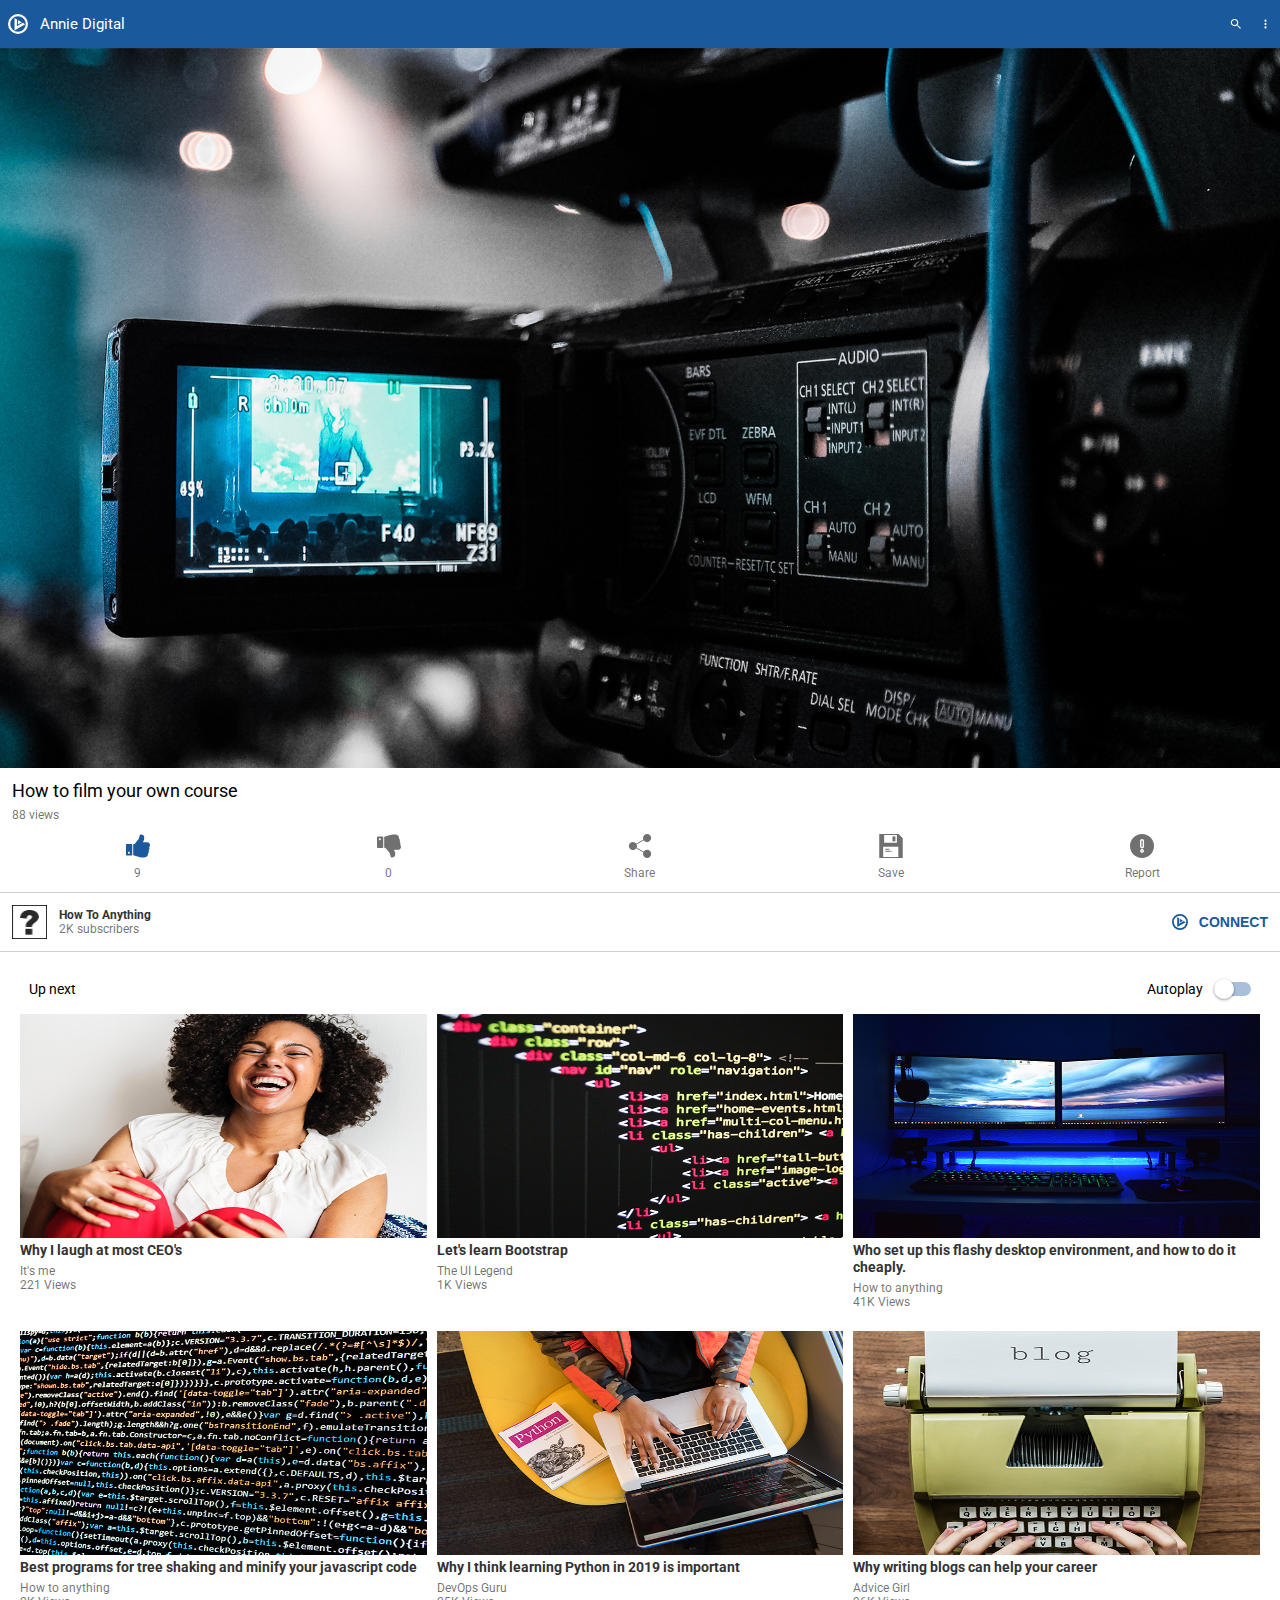
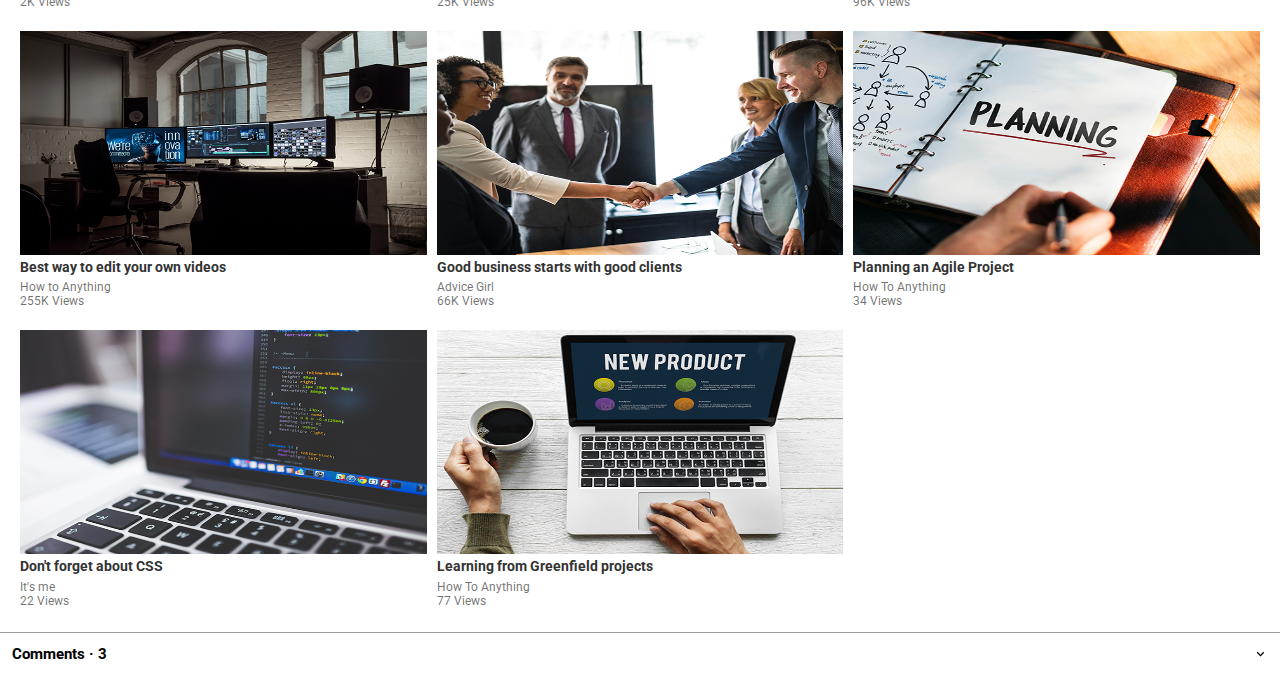
<file: index.html>
<!DOCTYPE html>
<html lang="en">

<head>
    <meta charset="utf-8" />
    <meta name="viewport" content="width=device-width, initial-scale=1" />
    <title>Lyrad Digital</title>
    <link href="https://fonts.googleapis.com/css?family=Roboto" rel="stylesheet" />
    <link rel="stylesheet" type="text/css" media="screen" href="css/styles.css" />
    <link rel="stylesheet" href="css/styles.scss">
</head>


<body>
    <header class="header">
        <a href="#" class="header__link">
            <img src="images/icons/site-logo.svg" alt="Annie Digital" />
        </a>
        <h1 class="header__title">Annie Digital</h1>
        <img id="search-videos__icon" src="images/icons/search.svg" alt="Search videos">
        <img id="settings__icon" src="images/icons/menu.svg" alt="Menu">

    </header>
    <main>
        <div id="video-thumbnail">
            <img src="images/videos/main-video.png" alt="How to film your course">
        </div>

        <section id="video-details">
            <header class="details-header">
                <h2 class="details-header__title">How to film your own course</h2>
                <div class="details-header__count">88 views</div>
            </header>
            <div class="social">
                <div class="social__item social__item--active">
                    <img class="social__img" src="images/icons/thumbs-up-blue.svg" alt="Thumbs Up">
                    <p class="social__title">9</p>
                </div>
                <div class="social__item">
                    <img class="social__img" src="images/icons/thumbs-down-default.svg" alt="Thumbs Down">
                    <p class="social__title">0</p>
                </div>
                <div class="social__item">
                    <img class="social__img" src="images/icons/share-default.svg" alt="Share">
                    <p class="social__title">Share</p>
                </div>
                <div class="social__item">
                    <img class="social__img" src="images/icons/save-default.svg" alt="Save">
                    <p class="social__title">Save</p>
                </div>
                <div class="social__item">
                    <img class="social__img" src="images/icons/report-default.svg" alt="Report">
                    <p class="social__title">Report</p>
                </div>
            </div>
            <div class="channel">
                <a class="channel__link" href="#">
                    <img class="channel__link--img" src="images/profiles/how-to-anything.png" alt="How To Anything">
                    <div class="channel__metadata">
                        <h3 class="channel__metadata--title">How To Anything</h3>
                        <div class="channel__metadata--subscriber">2K subscribers</div>
                    </div>

                </a>
                <button class="channel__btn">
                    <img class="channel__btn--img" src="images/icons/site-logo-blue.svg" alt="Annie Digital">
                    <span class="channel__btn--span">Connect</span>
                </button>
            </div>
        </section>

        <aside id="related-videos">
            <header class="video">
                <div class="video__next">Up next</div>
                <div class="video__autoplay">Autoplay</div>
                <button class="video__button">
                    <span class="video__button--slider"></span>
                    <span class="video__button--toggle"></span>
                </button>
            </header>
            <ul class="related-list">
                <li class="related-list__item">
                    <a href="#" class="related-list__link" title="Why I laugh at most CEOs">
                        <article class="related-list__article">
                            <img class="related-list__article--img" src="images/videos/try-not-to-laugh.png"
                                alt="Why I laugh at most CEOs">
                            <h4 class="related-list__article--title">Why I laugh at most CEO's</h4>
                            <p class="related-list__article--text">It's me</p>
                            <p class="related-list__article--text">221 Views</p>
                        </article>
                    </a>
                </li>
                <li class="related-list__item">
                    <a href="#" class="related-list__link" title="Why I laugh at most CEOs">
                        <article class="related-list__article">
                            <img class="related-list__article--img" src="images/videos/lets-learn-bootstrap.png"
                                alt="Why I laugh at most CEOs">
                            <h4 class="related-list__article--title">Let's learn Bootstrap</h4>
                            <p class="related-list__article--text">The UI Legend</p>
                            <p class="related-list__article--text">1K Views</p>
                        </article>
                    </a>
                </li>
                <li class="related-list__item">
                    <a href="#" class="related-list__link" title="Why I laugh at most CEOs">
                        <article class="related-list__article">
                            <img class="related-list__article--img" src="images/videos/build-desktop-environment.png"
                                alt="Why I laugh at most CEOs">
                            <h4 class="related-list__article--title">Who set up this flashy desktop environment, and how
                                to do it cheaply.</h4>
                            <p class="related-list__article--text">How to anything</p>
                            <p class="related-list__article--text">41K Views</p>
                        </article>
                    </a>
                </li>
                <li class="related-list__item">
                    <a href="#" class="related-list__link" title="Why I laugh at most CEOs">
                        <article class="related-list__article">
                            <img class="related-list__article--img" src="images/videos/minify-javascript.png"
                                alt="Why I laugh at most CEOs">
                            <h4 class="related-list__article--title">Best programs for tree shaking and minify your
                                javascript code</h4>
                            <p class="related-list__article--text">How to anything</p>
                            <p class="related-list__article--text">2K Views</p>
                        </article>
                    </a>
                </li>
                <li class="related-list__item">
                    <a href="#" class="related-list__link" title="Why I laugh at most CEOs">
                        <article class="related-list__article">
                            <img class="related-list__article--img" src="images/videos/learning-python.png"
                                alt="Why I laugh at most CEOs">
                            <h4 class="related-list__article--title">Why I think learning Python in 2019 is important
                            </h4>
                            <p class="related-list__article--text">DevOps Guru</p>
                            <p class="related-list__article--text">25K Views</p>
                        </article>
                    </a>
                </li>
                <li class="related-list__item">
                    <a href="#" class="related-list__link" title="Why I laugh at most CEOs">
                        <article class="related-list__article">
                            <img class="related-list__article--img" src="images/videos/writing-blogs.png"
                                alt="Why I laugh at most CEOs">
                            <h4 class="related-list__article--title">Why writing blogs can help your career</h4>
                            <p class="related-list__article--text">Advice Girl</p>
                            <p class="related-list__article--text">96K Views</p>
                        </article>
                    </a>
                </li>
                <li class="related-list__item">
                    <a href="#" class="related-list__link" title="Why I laugh at most CEOs">
                        <article class="related-list__article">
                            <img class="related-list__article--img" src="images/videos/edit-videos.png"
                                alt="Why I laugh at most CEOs">
                            <h4 class="related-list__article--title">Best way to edit your own videos</h4>
                            <p class="related-list__article--text">How to Anything</p>
                            <p class="related-list__article--text">255K Views</p>
                        </article>
                    </a>
                </li>
                <li class="related-list__item">
                    <a href="#" class="related-list__link" title="Why I laugh at most CEOs">
                        <article class="related-list__article">
                            <img class="related-list__article--img" src="images/videos/good-clients.png"
                                alt="Why I laugh at most CEOs">
                            <h4 class="related-list__article--title">Good business starts with good clients</h4>
                            <p class="related-list__article--text">Advice Girl</p>
                            <p class="related-list__article--text">66K Views</p>
                        </article>
                    </a>
                </li>
                <li class="related-list__item">
                    <a href="#" class="related-list__link" title="Why I laugh at most CEOs">
                        <article class="related-list__article">
                            <img class="related-list__article--img" src="images/videos/agile-planning.png"
                                alt="Why I laugh at most CEOs">
                            <h4 class="related-list__article--title">Planning an Agile Project</h4>
                            <p class="related-list__article--text">How To Anything</p>
                            <p class="related-list__article--text">34 Views</p>
                        </article>
                    </a>
                </li>
                <li class="related-list__item">
                    <a href="#" class="related-list__link" title="Why I laugh at most CEOs">
                        <article class="related-list__article">
                            <img class="related-list__article--img" src="images/videos/dont-forget-css.png"
                                alt="Why I laugh at most CEOs">
                            <h4 class="related-list__article--title">Don't forget about CSS</h4>
                            <p class="related-list__article--text">It's me</p>
                            <p class="related-list__article--text">22 Views</p>
                        </article>
                    </a>
                </li>
                <li class="related-list__item">
                    <a href="#" class="related-list__link" title="Why I laugh at most CEOs">
                        <article class="related-list__article">
                            <img class="related-list__article--img" src="images/videos/new-project-learning.png"
                                alt="Why I laugh at most CEOs">
                            <h4 class="related-list__article--title">Learning from Greenfield projects</h4>
                            <p class="related-list__article--text">How To Anything</p>
                            <p class="related-list__article--text">77 Views</p>
                        </article>
                    </a>
                </li>

            </ul>
        </aside>

        <section id="video-comments">
            <header class="comment-header">
                <h2 class="comment-header__title">Comments &middot; 3</h2>
                <img class="comment-header__downtick" src="images/icons/down-tick.svg" alt="Show Comments">
                <img class="comment-header__uptick" src="images/icons/up-tick.svg" alt="Hide Comments">
            </header>
            <div class="comment-wrapper">
                <div class="profile">
                    <img class="profile__img" src="images/profiles/kim.jpeg" alt="Kim">
                    <textarea class="profile__textarea" placeholder="Add a public comment"></textarea>
                </div>
                <div class="comment-list">
                    <div class="my-comment">
                        <img class="my-comment__img" src="images/profiles/how-to-anything.png" alt="How To Anything">
                        <a class="my-comment__link" href="#" title="How To Anything">
                            <span class="my-comment__link--span">
                                How To Anything
                            </span>
                        </a>
                        <p class="my-comment__text">Do not hesitate to let me know what you think of my video. Thank
                            you!
                        </p>
                        <div class="comment__statistics">
                            <p class="comment__statistics--time">1 week ago</p>
                            <p class="comment__statistics--separator">&middot;</p>
                            <p class="comment__statistics--likes">301</p>
                            <img class="comments__statistics--img" src="images/icons/thumbs-up-default.svg"
                                alt="Thumbs Up">
                            <img class="comments__statistics--img" src="images/icons/thumbs-down-default.svg"
                                alt="Thumbs Down">
                        </div>

                    </div>
                    <div class="comment">
                        <img class="comment__img" src="images/profiles/kim.jpeg" alt="Kim O'Neil" />
                        <a class="comment__link" href="#" title="Kim O'Neil">
                            <span class="comment__link--span">Kim O'Neil</span>
                        </a>
                        <p class="comment__text">Very interesting video. Thank you.</p>
                        <div class="comment__statistics">
                            <p class="comment__statistics--time">1 day ago</p>
                            <p class="comment__statistics--separator">&middot;</p>
                            <p>3</p>
                            <img class="comments__statistics--img" src="images/icons/thumbs-up-default.svg"
                                alt="Thumbs Up" />
                            <img class="comments__statistics--img" src="images/icons/thumbs-down-default.svg"
                                alt="Thumbs Down" />
                        </div>
                        <div class="comment__response">
                            <button class="comment__response--btn">
                                See responses
                            </button>
                        </div>
                        <div class="comment__list">
                            <div class="responder comment">
                                <img class="responder__img" src="images/profiles/stan.jpeg" alt="Stan George" />
                                <a class="responder__link" href="#" title="Stan George">
                                    <span class="responder__link--span">Stan George</span>
                                </a>
                                <p class="responder__text">I am glad you found it interesting. I didn't understand
                                    anything.</p>
                                <div class="comment__statistics">
                                    <p class="comment__statistics--time">6 hours ago</p>
                                    <p class="comment__statistics--separator">&middot;</p>
                                    <p>0</p>
                                    <img class="comments__statistics--img" src="images/icons/thumbs-up-default.svg"
                                        alt="Thumbs Up" />
                                    <img class="comments__statistics--img" src="images/icons/thumbs-down-default.svg"
                                        alt="Thumbs Down" />
                                </div>

                            </div>
                        </div>
                    </div>
                    <div class="comment">
                        <img class="comment__img" src="images/profiles/douglas.png" alt="Douglas Johannasen" />
                        <a class="comment__link" href="#" title="Douglas Johannasen">
                            <span class="comment__link--span">Douglas Johannasen</span>
                        </a>
                        <p class="comment__text">I think doing what is in this video is expensive. Any cheaper way?</p>
                        <div class="comment__statistics">
                            <p class="comment__statistics--time">20 minutes ago</p>
                            <p class="comment__statistics--separator">&middot;</p>
                            <p>0</p>
                            <img class="comments__statistics--img" src="images/icons/thumbs-up-default.svg"
                                alt="Thumbs Up" />
                            <img class="comments__statistics--img" src="images/icons/thumbs-down-default.svg"
                                alt="Thumbs Down" />
                        </div>
                        <div class="comment__response">
                            <button class="comment__response--btn">
                                See responses
                            </button>
                        </div>

                        <div class="comment__list">
                            <div class="responder comment my-comment">
                                <img class="responder__img" src="images/profiles/how-to-anything.png"
                                    alt="How To Anything" />
                                <a class="responder__linkmy" href="#" title="How To Anything">
                                    <span class="responder__linkmy--span">How To Anything</span>
                                </a>
                                <p class="responder__text">
                                    This is the cheapest way I can see to do it. I think if you go any
                                    cheaper than this you risk having poor quality. If you can't afford everything
                                    right now, maybe start working on a bunch of things you want to talk about, and
                                    save up. Then when you are ready to buy the equipment, you will have a bunch of
                                    material, and you can just start recording immediately. Just a thought :).
                                </p>
                                <div class="comment__statistics">
                                    <p class="comment__statistics--time">10 minutes ago</p>
                                    <p class="comment-statistics--separator">&middot;</p>
                                    <p>2</p>
                                    <img class="comments__statistics--img" src="images/icons/thumbs-up-default.svg"
                                        alt="Thumbs Up" />
                                    <img class="comments__statistics--img" src="images/icons/thumbs-down-default.svg"
                                        alt="Thumbs Down" />
                                </div>
                            </div>
                            <div class="responder comment">
                                <img class="responder__img" src="images/profiles/douglas.png"
                                    alt="Douglas Johannasen" />
                                <a class="responder__link" href="#" title="Douglas Johannasen">
                                    <span class="responder__link--span">Douglas Johannasen</span>
                                </a>
                                <p class="responder__text">
                                    Yeah I understand what you are saying, was just hoping to start
                                    it sooner, but never mind.
                                </p>
                                <div class="comment__statistics">
                                    <p class="comment__statistics--time">6 minutes ago</p>
                                    <p class="comment-statistics--separator">&middot;</p>
                                    <p>1</p>
                                    <img class="comments__statistics--img" src="images/icons/thumbs-up-default.svg"
                                        alt="Thumbs Up" />
                                    <img class="comments__statistics--img" src="images/icons/thumbs-down-default.svg"
                                        alt="Thumbs Down" />
                                </div>

                                <div class="responder my-comment">
                                    <img class="responder__img" src="images/profiles/how-to-anything.png"
                                        alt="How To Anything" />
                                    <a class="responder__linkmy" href="#" title="How To Anything">
                                        <span class="responder__linkmy--myspan">How To Anything</span>
                                    </a>
                                    <p class="responder__text">
                                        Good luck with everything. Wish you all the best.
                                    </p>
                                    <div class="comment__statistics">
                                        <p class="comment__statistics--time">Less than a minute ago</p>
                                        <p class="comment-statistics--separator">&middot;</p>
                                        <p>1</p>
                                        <img class="comments__statistics--img" src="images/icons/thumbs-up-default.svg"
                                            alt="Thumbs Up" />
                                        <img class="comments__statistics--img"
                                            src="images/icons/thumbs-down-default.svg" alt="Thumbs Down" />
                                    </div>
                                </div>
                            </div>

                        </div>
                    </div>
                </div>

        </section>

    </main>

    <script>
        const downTickButton = document.querySelector('.comment-header__downtick');
        const upTickButton = document.querySelector('.comment-header__uptick');
        const commentListContainer = document.querySelector('.comment-wrapper');
        const seeResponsesButtons = document.querySelectorAll('.comment__response--btn');

        downTickButton.addEventListener('click', () => {
            downTickButton.style.display = 'none';
            upTickButton.style.display = 'block';
            commentListContainer.style.display = 'block';
        });

        upTickButton.addEventListener('click', () => {
            downTickButton.style.display = 'block';
            upTickButton.style.display = 'none';
            commentListContainer.style.display = 'none';
        });



        seeResponsesButtons.forEach(button => {
            button.addEventListener("click", () => {
                const container = button.parentElement;
                const responseList = container.nextElementSibling;

                container.style.display = "none";
                responseList.style.display = "block";
            });
        });
    </script>
</body>

</html>
</file>
<file: css/styles.css>
*,
*::after,
*::before {
  margin: 0;
  padding: 0;
  -webkit-box-sizing: border-box;
          box-sizing: border-box;
}

html, body {
  height: 100%;
}

html {
  font-size: 10px;
  font-family: Roboto, Arial, Helvetica, sans-serif;
}

img {
  display: block;
  max-width: 100%;
  height: 100%;
}

a {
  text-decoration: none;
}

body {
  display: -ms-grid;
  display: grid;
  -ms-grid-columns: 1fr;
      grid-template-columns: 1fr;
  -ms-grid-rows: 4.8rem 1fr;
      grid-template-rows: 4.8rem 1fr;
}

main {
  display: -ms-grid;
  display: grid;
  /*grid-template-columns: 1fr;
    grid-template-rows: repeat(4, max-content);*/
  grid: 'video-thumbnail' -webkit-max-content 'video-details' -webkit-max-content 'related-details' -webkit-max-content 'video-comments' -webkit-max-content / 1fr;
  grid: 'video-thumbnail' max-content 'video-details' max-content 'related-details' max-content 'video-comments' max-content / 1fr;
}

.header__title {
  color: #fff;
  font-size: 1.5rem;
  font-weight: normal;
}

.header {
  display: -ms-grid;
  display: grid;
  -ms-grid-columns: 2rem 1fr 1.75rem 1.75rem;
      grid-template-columns: 2rem 1fr 1.75rem 1.75rem;
  -ms-grid-rows: 1fr;
      grid-template-rows: 1fr;
  grid-column-gap: 1.2em;
  -webkit-box-align: center;
      -ms-flex-align: center;
          align-items: center;
  padding: 0 0.8em;
  background: #1a599c;
  color: #fff;
}

.header__link {
  width: 2rem;
  height: 2rem;
  text-decoration: none;
}

#search-videos__icon,
#settings__icon {
  padding-left: 0.4em;
  width: 2.8rem;
}

/*Sections*/
#video-thumbnail {
  grid-area: video-thumbnail;
}

/*video-details*/
#video-details {
  grid-area: video-details;
  padding-top: 1.2em;
}

.details-header {
  padding-left: 1.2em;
  padding-right: 1.2em;
}

.details-header__title {
  font-size: 1.8rem;
  line-height: 2.25rem;
  margin-bottom: 0.3em;
  font-weight: normal;
}

.details-header__count {
  font-size: 1.2rem;
  color: rgba(17, 17, 17, 0.6);
}

.social {
  display: -ms-grid;
  display: grid;
  -ms-grid-columns: (1fr)[5];
      grid-template-columns: repeat(5, 1fr);
  -ms-grid-rows: 1fr;
      grid-template-rows: 1fr;
  -webkit-box-pack: justify;
      -ms-flex-pack: justify;
          justify-content: space-between;
  padding: 1.2em 1.2em;
}

.social__item {
  display: -ms-grid;
  display: grid;
  -ms-grid-columns: 1fr;
      grid-template-columns: 1fr;
  -ms-grid-rows: auto auto;
      grid-template-rows: auto auto;
  gap: 0.7em;
  justify-items: center;
  font-size: 1.2rem;
}

.social__item--active {
  color: #1a599c;
}

.social__img {
  width: 2.4rem;
  height: 2.4rem;
  cursor: pointer;
}

.social__title {
  color: rgba(17, 17, 17, 0.6);
}

.channel {
  display: -ms-grid;
  display: grid;
  -ms-grid-columns: 1fr 11.4rem;
      grid-template-columns: 1fr 11.4rem;
  -ms-grid-rows: 1fr;
      grid-template-rows: 1fr;
  gap: 0.8rem;
  -webkit-box-align: center;
      -ms-flex-align: center;
          align-items: center;
  padding: 1.2em 1.2em;
  border-top: 1px solid rgba(136, 136, 136, 0.4);
  border-bottom: 1px solid rgba(136, 136, 136, 0.4);
}

.channel__link {
  display: -ms-grid;
  display: grid;
  -ms-grid-columns: auto 1fr;
      grid-template-columns: auto 1fr;
  -ms-grid-rows: 1fr;
      grid-template-rows: 1fr;
  -webkit-box-align: center;
      -ms-flex-align: center;
          align-items: center;
  gap: 1.2em;
}

.channel__link--img {
  width: 3.5rem;
  height: 3.4rem;
}

.channel__metadata {
  display: -ms-grid;
  display: grid;
  -ms-grid-columns: 1fr;
      grid-template-columns: 1fr;
  -ms-grid-rows: auto auto;
      grid-template-rows: auto auto;
}

.channel__metadata--title {
  color: #333;
}

.channel__metadata--subscriber {
  color: rgba(17, 17, 17, 0.6);
  font-size: 1.2rem;
}

.channel__btn {
  display: -webkit-box;
  display: -ms-flexbox;
  display: flex;
  -webkit-box-pack: end;
      -ms-flex-pack: end;
          justify-content: flex-end;
  -webkit-box-align: center;
      -ms-flex-align: center;
          align-items: center;
  gap: 0.8em;
  margin-left: 0.8em;
  outline: none;
  border: none;
  background: transparent;
  font-size: 1.4rem;
  color: #1a599c;
  text-transform: uppercase;
}

.channel__btn--img {
  height: 1.6rem;
}

.channel__btn--span {
  font-weight: bold;
}

/*related-videos*/
#related-videos {
  grid-area: related-details;
  padding-bottom: 1.2em;
  border-bottom: 1px solid rgba(0, 0, 0, 0.4);
  padding: 1.2em 1.2em;
}

.video {
  padding: 1.6em 0;
  font-size: 1.4rem;
  padding: 1.2em 1.2em;
  display: -ms-grid;
  display: grid;
  -ms-grid-columns: 1fr (max-content)[2];
      grid-template-columns: 1fr repeat(2, -webkit-max-content);
      grid-template-columns: 1fr repeat(2, max-content);
  -ms-grid-rows: 1fr;
      grid-template-rows: 1fr;
  gap: .8em;
  -webkit-box-align: center;
      -ms-flex-align: center;
          align-items: center;
}

.video__autoplay {
  -ms-grid-column-align: end;
      justify-self: end;
}

.video__button {
  width: 3.7rem;
  height: 1.4rem;
  border: none;
  outline: none;
  background: transparent;
  position: relative;
}

.video__button--slider {
  display: block;
  width: 3.7rem;
  height: 1.4rem;
  border: 7px solid rgba(26, 89, 156, 0.38);
  border-radius: 7px;
}

.video__button--toggle {
  display: block;
  width: 2rem;
  height: 2rem;
  position: absolute;
  top: -3px;
  border-radius: 100%;
  background-color: #fff;
  -webkit-box-shadow: 0 1px 3px rgba(0, 0, 0, 0.4);
          box-shadow: 0 1px 3px rgba(0, 0, 0, 0.4);
}

.related-list__item {
  padding-bottom: 1.2em;
  list-style: none;
}

.related-list__item:last-of-type {
  margin-bottom: 0;
}

.related-list__article {
  min-height: 9rem;
  max-height: 9rem;
  overflow-y: hidden;
  display: -ms-grid;
  display: grid;
  -ms-grid-columns: 16rem 1fr;
      grid-template-columns: 16rem 1fr;
  -ms-grid-rows: (max-content)[2] 1fr;
      grid-template-rows: repeat(2, -webkit-max-content) 1fr;
      grid-template-rows: repeat(2, max-content) 1fr;
  gap: 0.8em;
}

.related-list__article--img {
  height: 100%;
  width: 100%;
  grid-row: span 3;
}

.related-list__article--title {
  max-height: 3.75em;
  -webkit-line-clamp: 3;
  -webkit-box-orient: vertical;
  overflow: hidden;
  text-overflow: ellipsis;
  line-height: 1.75rem;
  font-size: 1.4rem;
  margin-bottom: 0.3em;
  color: #333;
}

.related-list__article--text {
  font-size: 1.2rem;
  color: rgba(17, 17, 17, 0.6);
}

/*video-comments*/
#video-comments {
  grid-area: video-comments;
  padding: 1.2em 1.2em;
}

.comment-header {
  display: -ms-grid;
  display: grid;
  -ms-grid-columns: 1fr 1.5rem;
      grid-template-columns: 1fr 1.5rem;
  -ms-grid-rows: 1fr;
      grid-template-rows: 1fr;
}

.comment-header__title {
  font-weight: bold;
}

.comment-header__downtick {
  cursor: pointer;
}

.comment-header__uptick {
  display: none;
  cursor: pointer;
}

.comment-wrapper {
  display: none;
}

.profile {
  margin-top: 1.6em;
  padding: 1.2em;
  border-bottom: 1px solid rgba(136, 136, 136, 0.4);
  display: -ms-grid;
  display: grid;
  -ms-grid-columns: 4.8rem 1fr;
      grid-template-columns: 4.8rem 1fr;
  -ms-grid-rows: 1fr;
      grid-template-rows: 1fr;
  gap: 1em;
  -webkit-box-align: center;
      -ms-flex-align: center;
          align-items: center;
}

.profile__img {
  width: 4.8rem;
  height: 4.8rem;
  border-radius: 100%;
}

.profile__textarea {
  padding: 0.6em;
  outline: none;
  color: #111;
  font-size: 1.4rem;
  resize: vertical;
  border: 1px solid rgba(135, 135, 135, 0.4);
}

textarea::-webkit-input-placeholder {
  color: rgba(135, 135, 135, 0.4);
}

textarea:-ms-input-placeholder {
  color: rgba(135, 135, 135, 0.4);
}

textarea::-ms-input-placeholder {
  color: rgba(135, 135, 135, 0.4);
}

textarea::placeholder {
  color: rgba(135, 135, 135, 0.4);
}

.my-comment {
  display: -ms-grid;
  display: grid;
  -ms-grid-columns: 4.8rem 1fr;
      grid-template-columns: 4.8rem 1fr;
  -ms-grid-rows: (max-content)[3];
      grid-template-rows: repeat(3, -webkit-max-content);
      grid-template-rows: repeat(3, max-content);
  gap: 0.8rem;
  padding: 1.2em;
  font-size: 1.1rem;
  color: rgba(17, 17, 17, 0.6);
  border-bottom: 1px solid rgba(135, 135, 135, 0.4);
}

.my-comment__img {
  width: 4.8rem;
  height: 4.8rem;
  border-radius: 100%;
  grid-row: span 3;
}

.my-comment__link {
  font-size: 1.4rem;
  color: #fff;
}

.my-comment__link--span {
  background-color: #1a599c;
  border-radius: 8px;
  padding: 0.1em 0.6em;
  display: inline-block;
}

.comment {
  display: -ms-grid;
  display: grid;
  -ms-grid-columns: 4.8rem 1fr;
      grid-template-columns: 4.8rem 1fr;
  -ms-grid-rows: (max-content)[3];
      grid-template-rows: repeat(3, -webkit-max-content);
      grid-template-rows: repeat(3, max-content);
  gap: 0.8rem;
  padding: 1.2em;
  font-size: 1.1rem;
  color: rgba(17, 17, 17, 0.6);
  border-bottom: 1px solid rgba(135, 135, 135, 0.4);
}

.comment__img {
  width: 4.8rem;
  height: 4.8rem;
  border-radius: 100%;
  grid-row: span 3;
}

.comment__link {
  font-size: 1.4rem;
  color: #1a599c;
}

.comment__link--span {
  color: #1a599c;
  border-radius: 8px;
  padding: 0.1em 0em;
  display: inline-block;
}

.comment__text {
  color: #000;
  font-size: 1.3rem;
  margin: 0.4em 0;
}

.comment__statistics {
  display: -ms-grid;
  display: grid;
  grid: 1fr/repeat(5, -webkit-max-content);
  grid: 1fr/repeat(5, max-content);
  gap: 0.4rem;
}

.comment__statistics--separator {
  font-size: 2rem;
  line-height: 1.1rem;
}

.comment__response {
  -ms-grid-column: 2;
  grid-column: 2;
  display: -ms-grid;
  display: grid;
  -webkit-box-pack: center;
      -ms-flex-pack: center;
          justify-content: center;
}

.comment__response--btn {
  background: transparent;
  border: none;
  color: #1a599c;
  text-transform: uppercase;
  outline: none;
  display: inline-block;
  cursor: pointer;
  padding: 1em 0.8em;
  font-size: 1.4rem;
}

.comment__list {
  margin-top: 1.5em;
  -ms-grid-column: 2;
  grid-column: 2;
  display: none;
}

.comments__statistics--img {
  margin-left: 0.8em;
  width: 1.1rem;
  height: 1rem;
}

.comment:last-of-type {
  border-bottom: none;
}

.responder {
  display: -ms-grid;
  display: grid;
  -ms-grid-columns: 2.6rem 1fr;
      grid-template-columns: 2.6rem 1fr;
  -ms-grid-rows: (max-content)[3];
      grid-template-rows: repeat(3, -webkit-max-content);
      grid-template-rows: repeat(3, max-content);
  gap: 0.8rem;
  padding: 1.2em;
  font-size: 1.1rem;
  color: rgba(17, 17, 17, 0.6);
  margin-bottom: 1.5em;
  padding: 0;
  border-bottom: 0;
}

.responder__img {
  width: 2.6rem;
  height: 2.6rem;
  border-radius: 100%;
  grid-row: span 3;
}

.responder__link {
  font-size: 1.3rem;
  color: #1a599c;
}

.responder__link--span {
  color: #1a599c;
  border-radius: 8px;
  padding: 0.1em 0em;
  display: inline-block;
}

.responder__linkmy {
  font-size: 1.4rem;
  color: #fff;
  background-color: #1a599c;
  border-radius: 8px;
  padding: 0.1em 0.6em;
  display: inline-block;
  -ms-grid-column-align: left;
      justify-self: left;
}

.responder__text {
  color: #000;
  font-size: 1.2rem;
  margin: 0.4em 0;
}

/* MEDIA QUERIES */
@media (min-width: 550px) {
  main {
        grid-template-areas: 'video-thumbnail' max-content 'video-details'  'video-comments'  'related-videos';
  }
  #related-videos .related-list {
    display: -ms-grid;
    display: grid;
    -ms-grid-columns: (1fr)[2];
        grid-template-columns: repeat(2, 1fr);
    -ms-grid-rows: auto-flow max-content;
        grid-template-rows: auto-flow -webkit-max-content;
        grid-template-rows: auto-flow max-content;
    gap: 1em;
    padding-left: 8px;
    padding-right: 8px;
  }
  #related-videos .related-list .related-list__item {
    margin-bottom: 0px;
  }
  #related-videos .related-list .related-list__item .related-list__article {
    display: block;
    min-height: inherit;
    max-height: inherit;
  }
  #related-videos .related-list .related-list__item .related-list__article--img {
    height: 26.6vw;
    min-height: 141px;
    max-height: 202px;
  }
  .related-list__article--title {
    padding-top: 4px;
  }
}

@media (min-width: 768px) {
  #related-videos .related-list {
    -ms-grid-columns: (1fr)[3];
        grid-template-columns: repeat(3, 1fr);
  }
  #related-videos .related-list .related-list__item .related-list__article--img {
    height: 17.5vw;
    min-height: 131px;
    max-height: inherit;
  }
  #related-videos .related-list {
    -ms-grid-columns: (1fr)[3];
        grid-template-columns: repeat(3, 1fr);
  }
}
/*# sourceMappingURL=styles.css.map */
</file>
